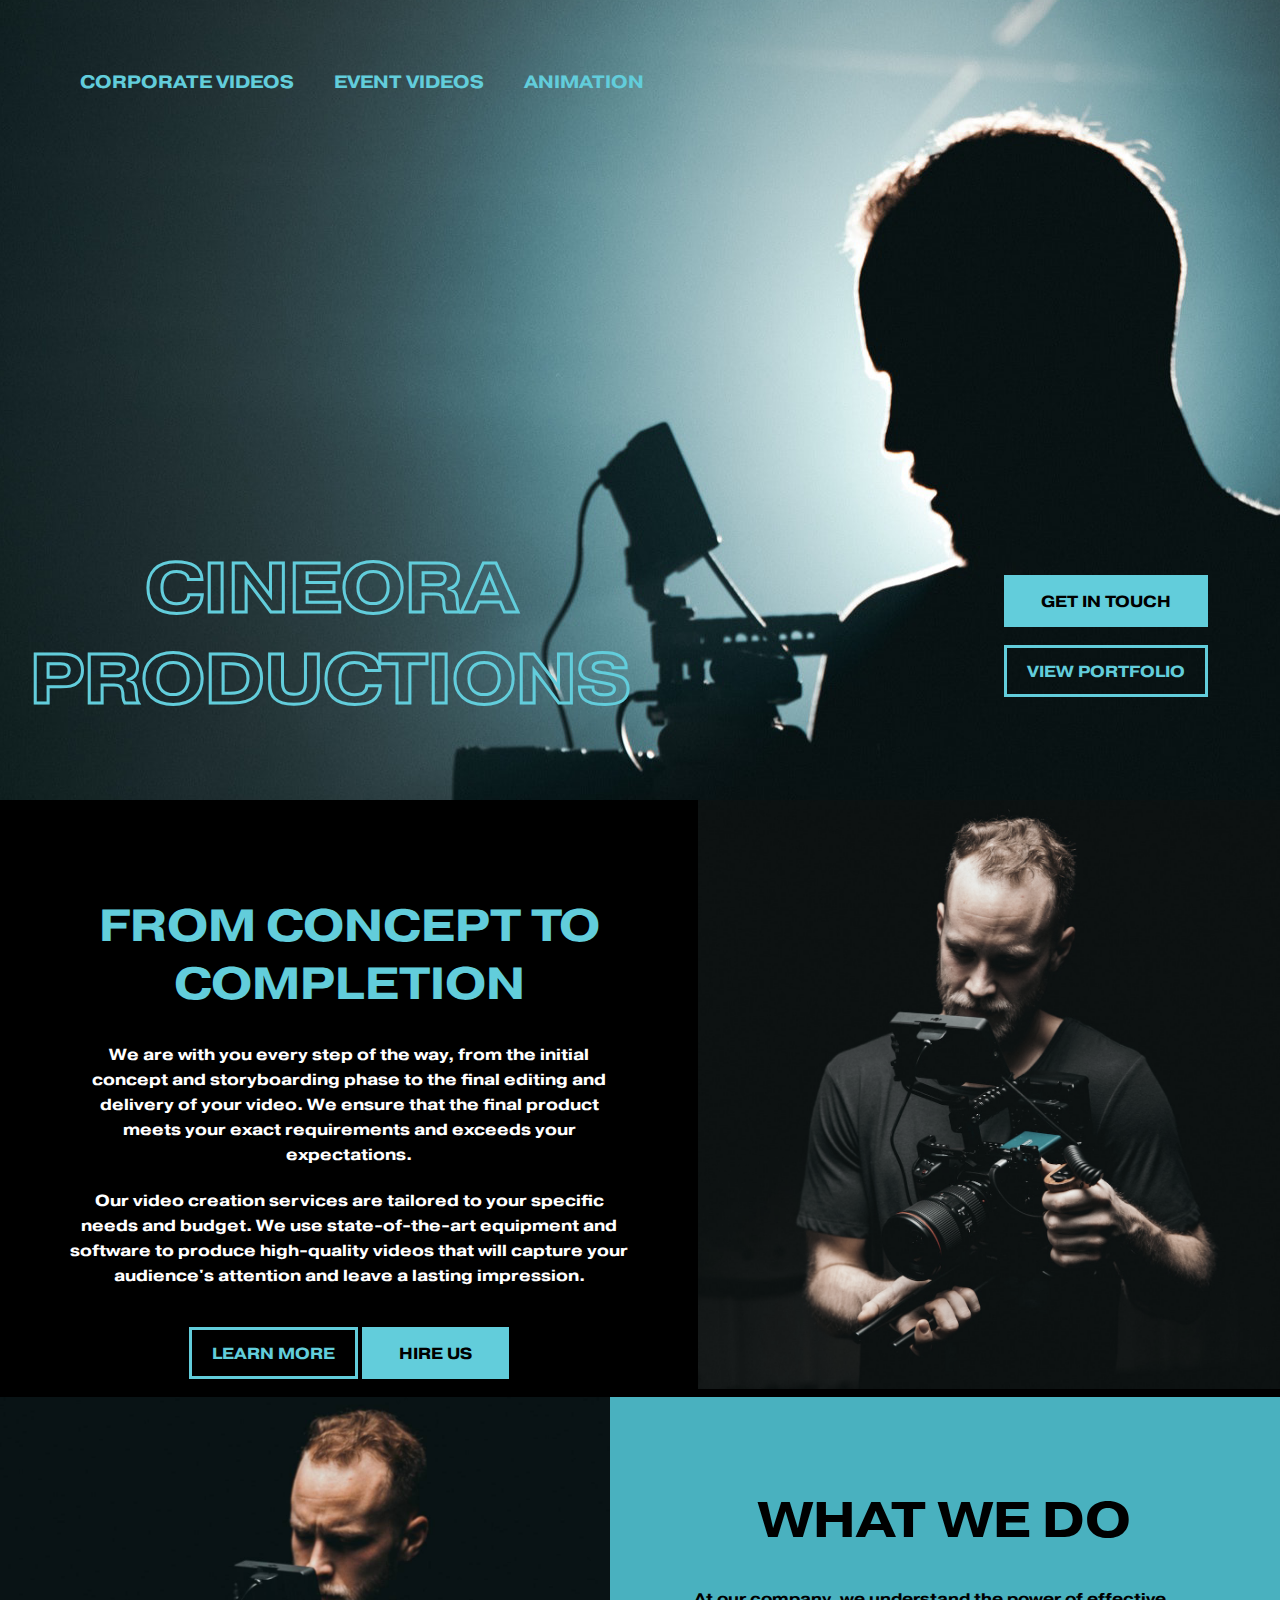
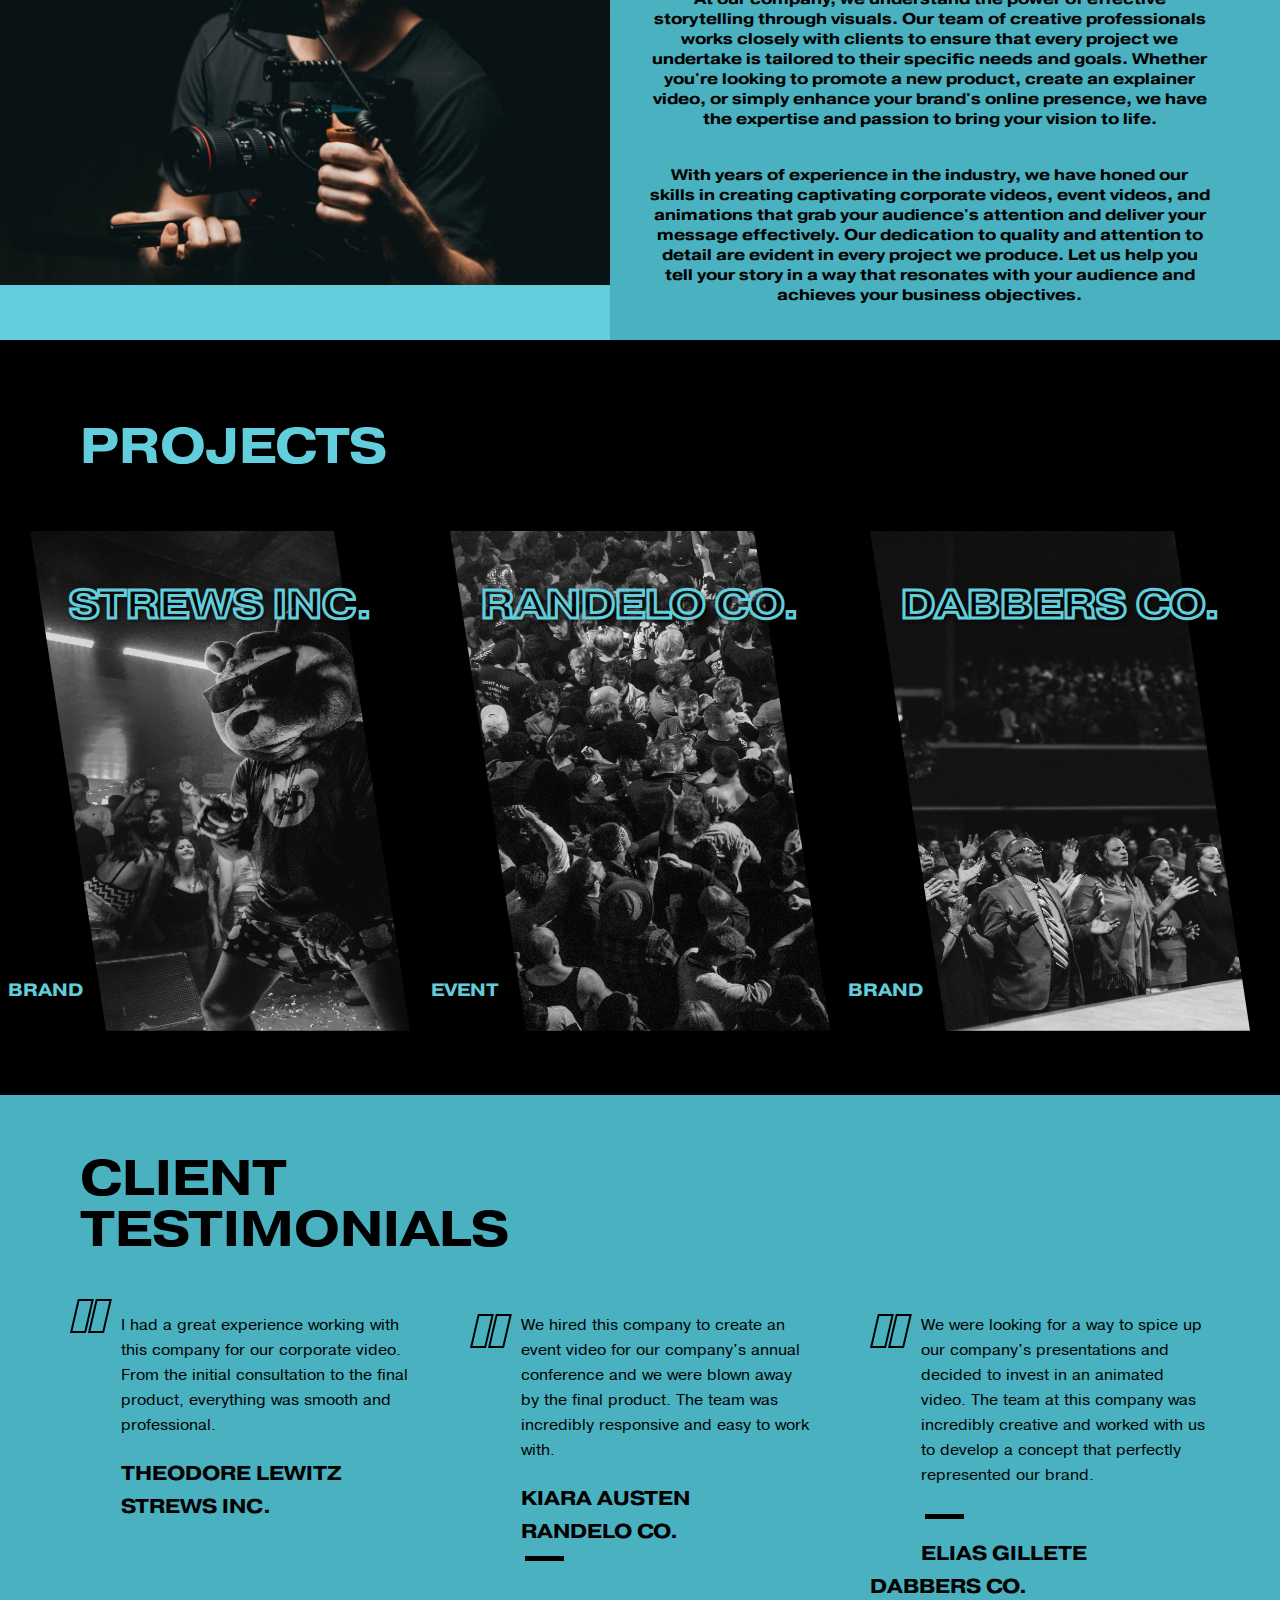
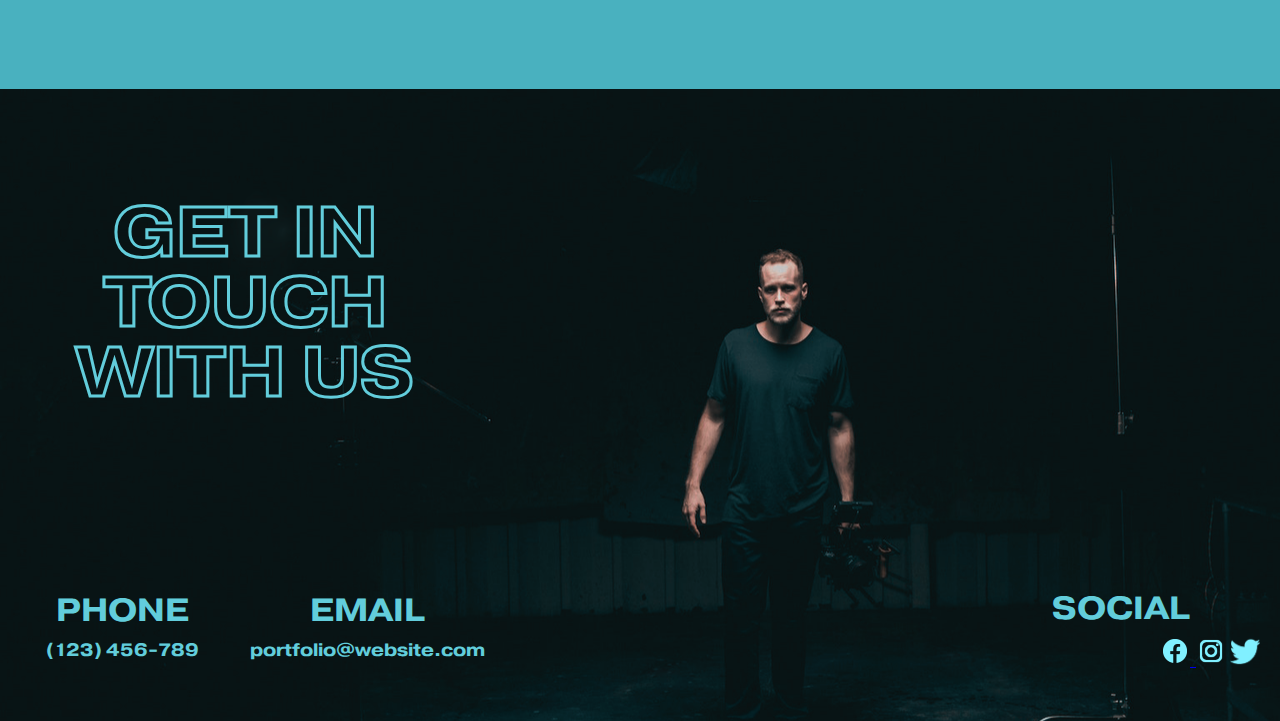
<file: index.html>
<!DOCTYPE html>
<html lang="en">
    <head>
        <link rel="stylesheet" href="styles.css">
        <meta name="viewport" content="width=device-width, initial-scale=1.0">
        <meta charset="UTF-8">
        <meta http-equiv="X-UA-Compatible" content="IE=EDGE">
        <link rel="icon" type="image/x-icon" href="/assets/cineora.ico">
        <title>Cineora - Bringing your vision to life through video</title>
        <script src="/btt-button.js"></script>
        <script src="/section-scroll.js"></script>
    </head>

    <body>

        <!-- These are the header links-->
        <button onclick="topFunction()" id="myBtn" title="Go to top">&#9650;</button>

        <div class="first-section">
            <nav>
                <ul>
                  <li><a  class="header-links" href="#projects">CORPORATE VIDEOS</a></li>
                  <li><a  class="header-links" href="#projects">EVENT VIDEOS</a></li>
                  <li><a  class="header-links" href="#projects">ANIMATION</a></li>
                </ul>
              </nav>
              <div class="mid-section">
                
        <!---This is the 2 elemnts grid -->
            <h1 class="firstheadline">CINEORA PRODUCTIONS</h1>
        <!--This is the second element of the grid-->
            <div class="two-buttons">
                <!-- Here we have the flex display for the buttons -->
                <div class="flexbuttons">
                    <br>
                <a href="/pages/contact/index.html"><button class="button-1">GET IN TOUCH</button></a>
                <a href="/pages/portfolio/index.html"><button class="button-2">VIEW PORTFOLIO</button></a>
                </div>
            </div>
            </div>
        </div>
        <!--The second section of the website-->


        <div class="container-section-3-c1">
            <div class="column2">
              <br>
              <br>
              <h1 class="header-second-section">FROM CONCEPT TO COMPLETION</h1>
              <h4 class="subheader-second-section"> We are with you every step of the way, from the initial concept and storyboarding phase to the final editing and delivery of your video. We ensure that the final product meets your exact requirements and exceeds your expectations.</h4>
                <h4 class="subheader-second-section">Our video creation services are tailored to your specific needs and budget. We use state-of-the-art equipment and software to produce high-quality videos that will capture your audience's attention and leave a lasting impression.
              </h4>
              <br>
              <div class="button-container">
                <div class="two-buttons-flexbox">
              <a href="/pages/portfolio/index.html"><button class="button-3">LEARN MORE</button></a>
              <a href="/pages/contact/index.html"><button class="button-3-2">HIRE US</button></a>
              </div>
            </div>
            </div>
            <div class="column2">
              <img class="image-second-section" src="/assets/section-2-img.png" alt="section 2 image">
            </div>
          </div>          

          <!-- The third section-->
<div class="section-3">
  <div class="container-section-3">
    <!--The column where we will present our services.-->
      <div class="column-services">
        <img class="image-third-section" src="/assets/background3-edited.jpg" alt="staff image">
      </div>
      <!--the column where we talk about what we do-->
        <div class="column-wwd">
          <div class="section-3-texts">
          <h1 class="section-3-header">WHAT WE DO</h1>
          <h6 class="section-3-subheader"> At our company, we understand the power of effective storytelling through visuals. Our team of creative professionals works closely with clients to ensure that every project we undertake is tailored to their specific needs and goals. Whether you're looking to promote a new product, create an explainer video, or simply enhance your brand's online presence, we have the expertise and passion to bring your vision to life.</h6>
          <h6 class="section-3-subheader">With years of experience in the industry, we have honed our skills in creating captivating corporate videos, event videos, and animations that grab your audience's attention and deliver your message effectively. Our dedication to quality and attention to detail are evident in every project we produce. Let us help you tell your story in a way that resonates with your audience and achieves your business objectives.</h6>
          </div>
        </div>
      </div>

        </div>



    <!--4TH section-->

   <section id="projects">
    <div class="fourth-section">
      <h1 class="section-4-headline">PROJECTS</h1>
      <div class="container-4">
        <div class="column">
          <div class="image-container1">

        <a href="/pages/portfolio/index.html">  <img class="image-4-section" src="/assets/section-4-img-1.jpg" alt="section 4 first image"></a>
         <h1 class="section-4-header">STREWS INC.</h1>
         <h4 class="section-4-subheader">BRAND</h4>

        </div>

        </div>

        <div class="column">
          <div class="image-container1">

          <a href="/pages/portfolio/index.html">  <img class="image-4-section" src="/assets/section-4-image-2.jpg" alt="section 4 second image"></a> 
         <h1 class="section-4-header">RANDELO CO.</h1>
         <h4 class="section-4-subheader">EVENT</h4>
          </div>

        </div>


        <div class="column">
          <div class="image-container1">

            <a href="/pages/portfolio/index.html">    <img class="image-4-section" src="/assets/replacement2.jpg" alt="section 4 second image"></a>
         <h1 class="section-4-header">DABBERS CO.</h1>
         <h4 class="section-4-subheader">BRAND</h4>
          </div>

        </div>

      </div>
    </div>
  </section>

     <!--THE 5TH SECTION OF THE HOMEPAGE-->
     <div class="section-5">
      <div class="header-section-5">
      <h1 class="section-5-headline">CLIENT</h1>
        <h1 class="section-5-headline">TESTIMONIALS</h1>
      </div>

      <div class="container-5">
        <!-- the first client section-->
        <div class="column-5">

          <div class="client-testimonial">
          <div class="parallelogram-container">
            <div class="parallelogram"></div>
            <div class="parallelogram"></div>

          </div> 
        </div>
          <p class="client-comment">I had a great experience working with this company for our corporate video. From the initial consultation to the final product, everything was smooth and professional.</p>


          <div class="client-info">
          <h5 class="client-identity">THEODORE LEWITZ</h5>
          <h5 class="client-identity">STREWS INC.</h5>
        </div>
        </div>


        <!--- the second client section-->

       

        <div class="column-5">
          <div class="client-testimonial">

            <div class="parallelogram-container">
              <div class="parallelogram"></div>
              <div class="parallelogram"></div>

            </div> 
            
          <p class="client-comment">We hired this company to create an event video for our company's annual conference and we were blown away by the final product. The team was incredibly responsive and easy to work with.</p>
        </div>
          <div class="client-info">
          <h5 class="client-identity">KIARA AUSTEN</h5>
          <h5 class="client-identity">RANDELO CO.</h5>
          <div class="thick-line"></div>
        </div>
        </div>

        <!--the third client section-->
        <div class="column-5">
         <div class="client-testimonial">
          <div class="parallelogram-container">
            <div class="parallelogram"></div>
            <div class="parallelogram"></div>

          </div> 
          
          <p class="client-comment">We were looking for a way to spice up our company's presentations and decided to invest in an animated video. The team at this company was incredibly creative and worked with us to develop a concept that perfectly represented our brand.
          </p>

          </div>
          
          
          <div class="client-info">
            <div class="thick-line-2"></div>
          <h5 class="client-identity">ELIAS GILLETE</h5>
          <h5 class="client-identity">DABBERS CO.</h5>
          
        </div>

        </div>

      </div>
     </div>

    <!--The 6th SECTION of the website-->
    <div class="section-6">

      <!-- this is going to be a grid, seperating this section into 2-->
      <div class="column-6-left">


           <h1 class="headline-section-6">GET IN TOUCH WITH US</h1>

<!--This is a grid inside the first column of the first grid, to display the email and phone contact-->
           <div class="inner-grid-6">
            <div class="inner-column-6">
              <h1 class="contact-method">PHONE</h1>
              <h5 class="contact-information">(123) 456-789</h5>
            </div>
            <div class="inner-column-6">
              <h1 class="contact-method">EMAIL</h1>
              <h5 class="contact-information">portfolio@website.com</h5>
            </div>
            <!-- the closing tag for the inner-grid-6-->
           </div>

           <!-- the closing tag for  column-6-left-->
           </div>


<!-- This is the second column of the main grid-->

      <div class="column-6-right">
        <h1 class="social-label">SOCIAL</h1>
        <div class="social-icons">
          <a href="https://www.facebook.com" target="_blank"> <img class="sm-icon" src="/assets/facebook.png" alt="Facebook icon"> </a>
          <a href="https://www.instagram.com" target="_blank"><img  class="sm-icon" src="/assets/instagram.png" alt="Instagram icon"></a>
          <a href="https://www.twitter.com" target="_blank"><img  class="sm-icon" src="/assets/twitter.png" alt="Twitter icon"></a>
        </div>
        </div>
        <br>
        <br>
        
    </div>
    
    </body>
</html>
</file>
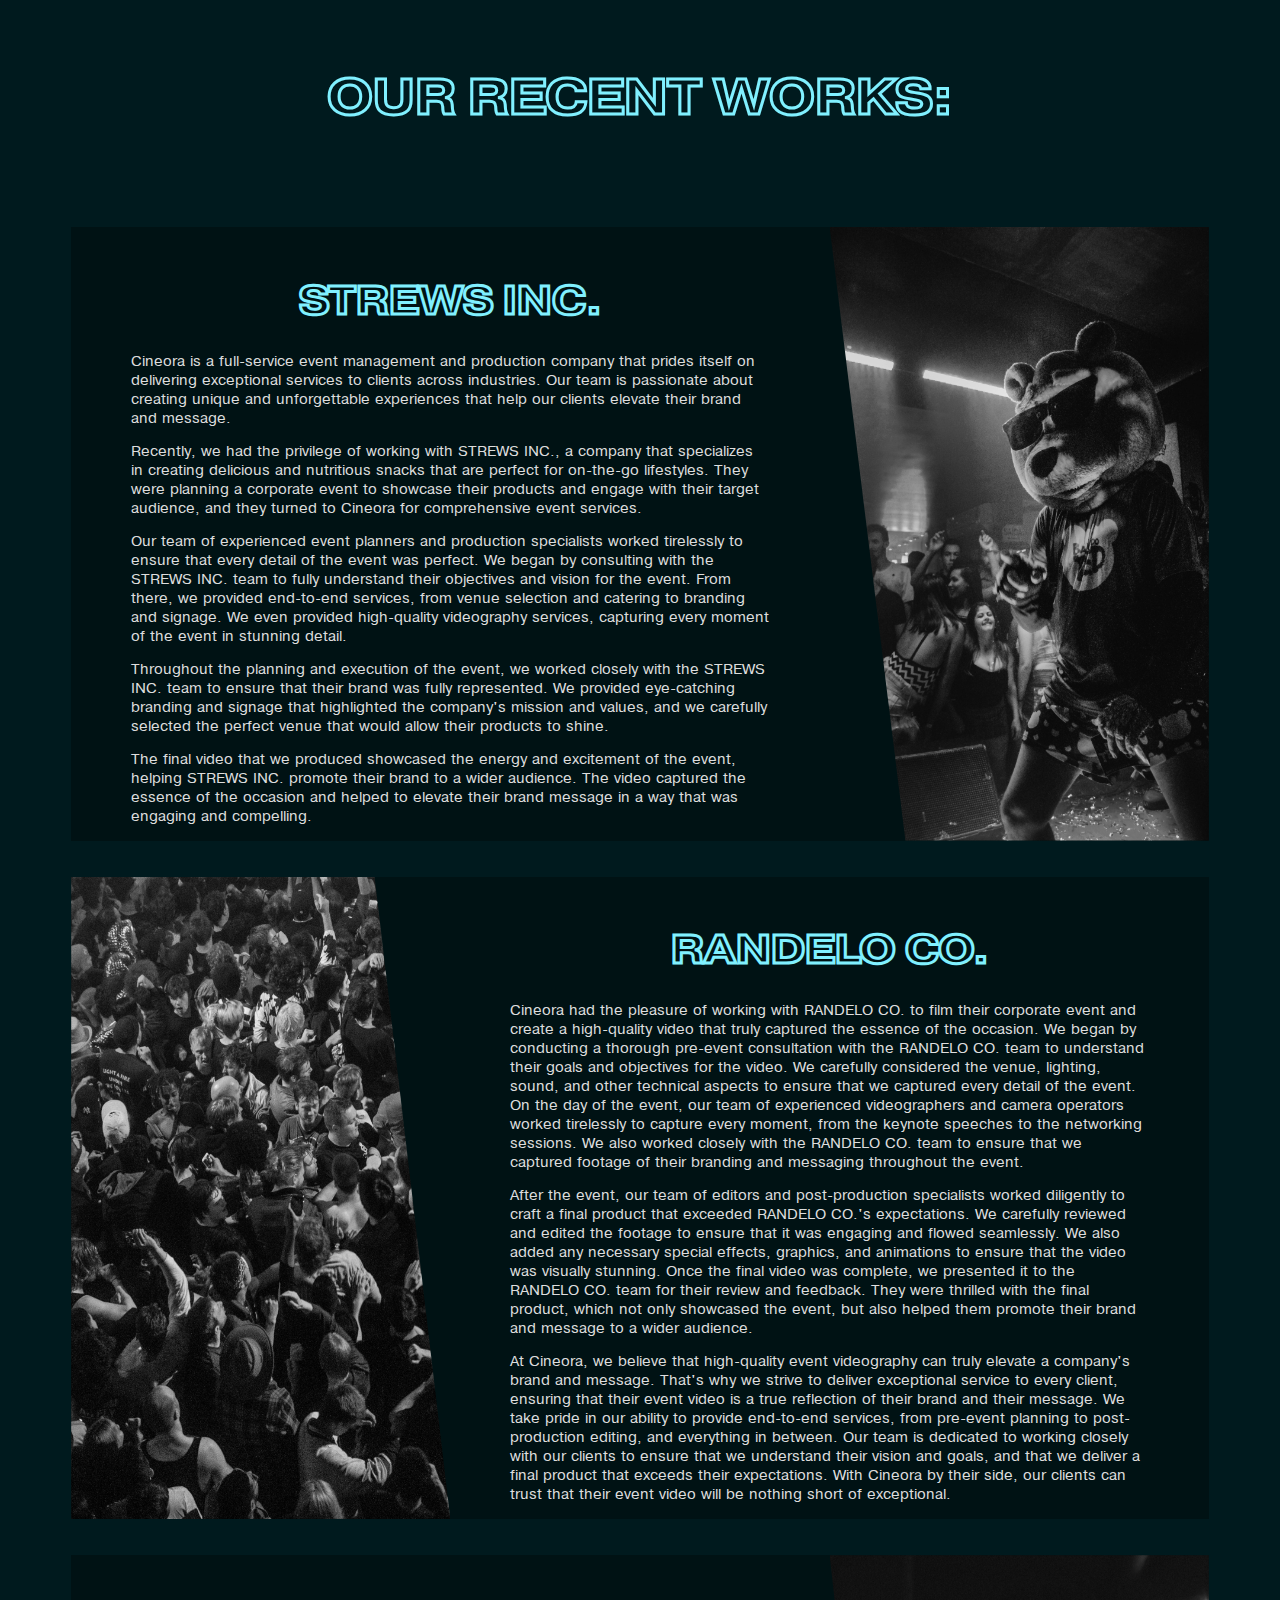
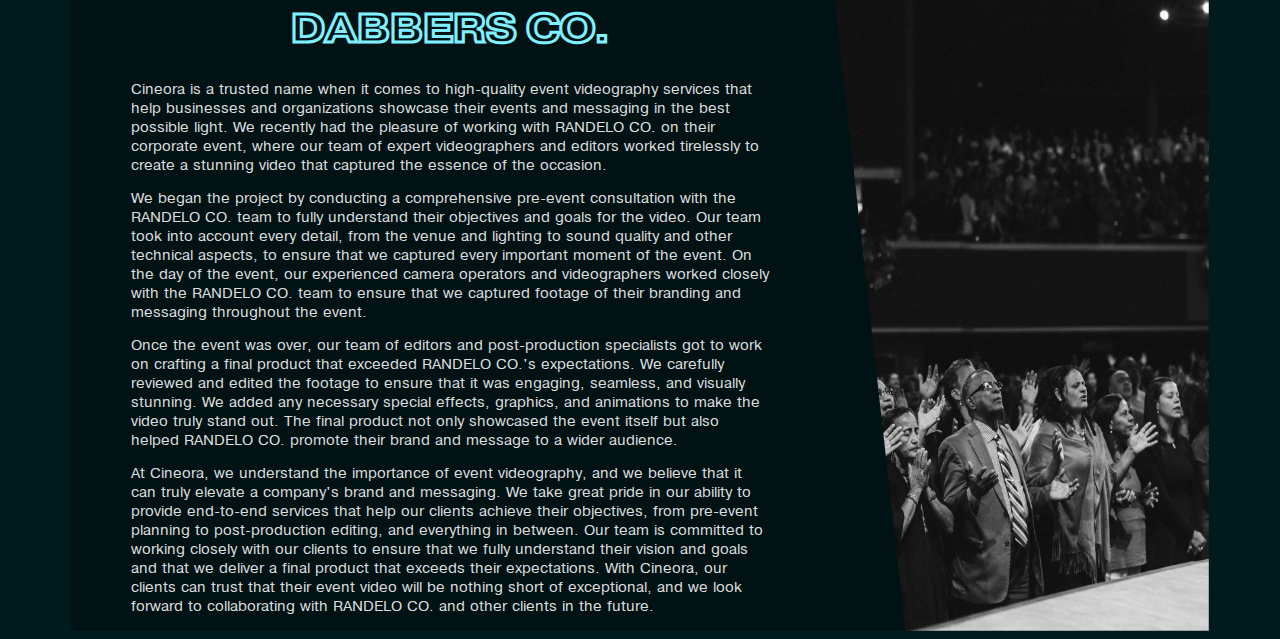
<file: pages/portfolio/index.html>
<!DOCTYPE html>
<html lang="en">
    <head>
        <link rel="stylesheet" href="styles.css">
        <meta name="viewport" content="width=device-width, initial-scale=1.0">
        <meta charset="UTF-8">
        <link rel="icon" type="image/x-icon" href="/assets/cineora.ico">
        <title>Our Portfolio | Cineora </title>
    </head>
    <body>
        <h1 class="header">OUR RECENT WORKS:</h1>
        <br>
        <br>
        <div class="first-project">
            <div class="column-1">
                <h1 class="brand-name">STREWS INC.</h1>
                <p class="brand-work">Cineora is a full-service event management and production company that prides itself on delivering exceptional services to clients across industries. Our team is passionate about creating unique and unforgettable experiences that help our clients elevate their brand and message.</p>
                <p class="brand-work">Recently, we had the privilege of working with STREWS INC., a company that specializes in creating delicious and nutritious snacks that are perfect for on-the-go lifestyles. They were planning a corporate event to showcase their products and engage with their target audience, and they turned to Cineora for comprehensive event services.</p>
                <p class="brand-work">Our team of experienced event planners and production specialists worked tirelessly to ensure that every detail of the event was perfect. We began by consulting with the STREWS INC. team to fully understand their objectives and vision for the event. From there, we provided end-to-end services, from venue selection and catering to branding and signage. We even provided high-quality videography services, capturing every moment of the event in stunning detail.</p>
                <p class="brand-work">Throughout the planning and execution of the event, we worked closely with the STREWS INC. team to ensure that their brand was fully represented. We provided eye-catching branding and signage that highlighted the company's mission and values, and we carefully selected the perfect venue that would allow their products to shine.</p>
                <p class="brand-work">The final video that we produced showcased the energy and excitement of the event, helping STREWS INC. promote their brand to a wider audience. The video captured the essence of the occasion and helped to elevate their brand message in a way that was engaging and compelling.</p>

            </div>
            <div class="column-2">
                <img class="brand-img-1" alt="brand image" src="/assets/section-4-img-1.jpg">
            </div>
        </div>
        <br>
        <br>
        <div class="second-project">
            <div class="column-1">
                <img class="brand-img-2" alt="brand image" src="/assets/section-4-image-2.jpg">
            </div>
            <div class="column-2">
                <h1 class="brand-name">RANDELO CO.</h1>
                <p class="brand-work">Cineora had the pleasure of working with RANDELO CO. to film their corporate event and create a high-quality video that truly captured the essence of the occasion. We began by conducting a thorough pre-event consultation with the RANDELO CO. team to understand their goals and objectives for the video. We carefully considered the venue, lighting, sound, and other technical aspects to ensure that we captured every detail of the event. On the day of the event, our team of experienced videographers and camera operators worked tirelessly to capture every moment, from the keynote speeches to the networking sessions. We also worked closely with the RANDELO CO. team to ensure that we captured footage of their branding and messaging throughout the event.</p>
                <p class="brand-work">After the event, our team of editors and post-production specialists worked diligently to craft a final product that exceeded RANDELO CO.'s expectations. We carefully reviewed and edited the footage to ensure that it was engaging and flowed seamlessly. We also added any necessary special effects, graphics, and animations to ensure that the video was visually stunning. Once the final video was complete, we presented it to the RANDELO CO. team for their review and feedback. They were thrilled with the final product, which not only showcased the event, but also helped them promote their brand and message to a wider audience.</p>
                <p class="brand-work">At Cineora, we believe that high-quality event videography can truly elevate a company's brand and message. That's why we strive to deliver exceptional service to every client, ensuring that their event video is a true reflection of their brand and their message. We take pride in our ability to provide end-to-end services, from pre-event planning to post-production editing, and everything in between. Our team is dedicated to working closely with our clients to ensure that we understand their vision and goals, and that we deliver a final product that exceeds their expectations. With Cineora by their side, our clients can trust that their event video will be nothing short of exceptional.</p>
            </div>
        </div>
        <br>
        <br>
        <div class="third-project">
            <div class="column-1">
                <h1 class="brand-name">DABBERS CO.</h1>
                <p class="brand-work">Cineora is a trusted name when it comes to high-quality event videography services that help businesses and organizations showcase their events and messaging in the best possible light. We recently had the pleasure of working with RANDELO CO. on their corporate event, where our team of expert videographers and editors worked tirelessly to create a stunning video that captured the essence of the occasion. </p>
                <p class="brand-work">We began the project by conducting a comprehensive pre-event consultation with the RANDELO CO. team to fully understand their objectives and goals for the video. Our team took into account every detail, from the venue and lighting to sound quality and other technical aspects, to ensure that we captured every important moment of the event. On the day of the event, our experienced camera operators and videographers worked closely with the RANDELO CO. team to ensure that we captured footage of their branding and messaging throughout the event.</p>
                
                <p class="brand-work">Once the event was over, our team of editors and post-production specialists got to work on crafting a final product that exceeded RANDELO CO.'s expectations. We carefully reviewed and edited the footage to ensure that it was engaging, seamless, and visually stunning. We added any necessary special effects, graphics, and animations to make the video truly stand out. The final product not only showcased the event itself but also helped RANDELO CO. promote their brand and message to a wider audience.</p>
                <p class="brand-work">At Cineora, we understand the importance of event videography, and we believe that it can truly elevate a company's brand and messaging. We take great pride in our ability to provide end-to-end services that help our clients achieve their objectives, from pre-event planning to post-production editing, and everything in between. Our team is committed to working closely with our clients to ensure that we fully understand their vision and goals and that we deliver a final product that exceeds their expectations. With Cineora, our clients can trust that their event video will be nothing short of exceptional, and we look forward to collaborating with RANDELO CO. and other clients in the future.</p>
            </div>
            <div class="column-2">
                <img class="brand-img-3" alt="brand image" src="/assets/replacement2.jpg">
            </div>
        </div>
    </body>
    </html>
</file>
<file: styles.css>
/* setting the variables names */

:root{
  --blue: #62cddb;
  --dark: #001a1e;
  --blue-background:#49b1bf;
}

/* declaring the fonts*/
@font-face {
    font-family: 'F1';
    src: url('/fonts/PragmaticaExtendedBold.otf') format('truetype');
  }

@font-face {
    font-family: 'F2';
    src: url('/fonts/Pragmatica.ttf') format('truetype');
  }

/* assigning the choosen fonts to the elemnents of the pages */
h1,h2,h3,h4,h5,h6,li,ul
{
    font-family: 'F1', sans-serif;
}
p,a,button,label,input,select,textarea
{
    font-family: 'F2', sans-serif;
}

/* the default background color*/
html{
    background-color: #000000;
    scroll-behavior: smooth;
}

/* these settings are going to give the full page effect */
body{
    padding: 0;
    margin: 0;

}

/* the CSS for the first section of the page */
.first-section{
    background-image: url("assets/background4.png");
    height:auto;
}
/* the CSS for the header links */
nav ul {
    list-style: none;
    margin: 0;
    padding: 70px;
    display: flex;
  }
  
  nav li {
    margin-right: 20px;
  }
  
  nav a {
    color: #fff;
    text-decoration: none;
    font-size: 18px;
    font-weight: bold;
  }
  .header-links{
    color: var(--blue);
    padding: 10px;
    font-family: 'F1';
    font-weight: bold;
  }
  .header-links:hover
  {
    color: var(--blue-background);
  }

/* the css for the header of the page */
.firstheadline{
  -webkit-text-fill-color: transparent;
  -webkit-text-stroke-width: 3px;
  -webkit-text-stroke-color: var(--blue);
  font-size: 70px;
  padding: 30px;
  text-align: center;
  }

.mid-section{
  display: grid;
  grid-template-columns: 1fr 1fr;
  padding-top: 300px;
}
.two-buttons{
    text-align: center;
    
}
.flexbuttons{
  display: flex;
  flex-direction: column;
  padding-top: 93px;
  padding-left: 270px;
}
.button-1{
  background-color: var(--blue);
  color: black;
  border: 3px solid var(--blue);
  padding: 13px 34px;
  margin-bottom: 18px;
  font-weight: bolder;
  cursor: pointer;
  font-size: 16px;
  font-family: 'F1';
}
.button-1:hover{
  background-color: transparent;
  border: 3px solid var(--blue);
  color: var(--blue);
}
.button-2{
  background-color: transparent;
  border: 3px solid var(--blue);
  color: var(--blue);
  padding: 13px 20px;
  cursor: pointer;
  font-weight: bolder;
  font-family: 'F1';
  font-size: 16px;
}
.button-2:hover{
  background-color: var(--blue);
  color: black;
  border: solid 3px var(--blue);
}

.container {
  display: grid;
  grid-template-columns: 1fr 1fr;
}
.column {
  padding: 20px;
  border: 0px;
}

/* second section CSS */

.container2 {
  display: grid;
  grid-template-columns: 1fr 1fr;
}
.column2 {
  padding: 0px;
  border: 0px;
}
.image-second-section{
  width: 100%;
  display: flex;
  justify-content: center;
  filter: grayscale(50%);
}
.image-second-section:hover{
  filter: grayscale(0%);
}
.header-second-section{
  color: var(--blue);
  margin-top: 60px;
  font-size: 45px;
  text-align: center;
  padding-right: 70px;
  padding-left: 70px;
}
.subheader-second-section{
  color: white;
  padding-right: 70px;
  line-height: 25px;
  font-weight: 800;
  padding-left: 70px;
  text-align: center;
}

/* the CSS for the second section button */
.button-3{
  background-color: transparent;
  border: 3px solid var(--blue);
  color: var(--blue);
  padding: 13px 20px;
  cursor: pointer;
  font-weight: bolder;
  font-family: 'F1';
  font-size: 16px;
}
.button-3:hover{
  background-color: var(--blue);
  color: black;
  border: none;
  border: 3px solid var(--blue);
}
.button-3-2{
  background-color: var(--blue);
  color: black;
  border: none;
  padding: 13px 34px;
  margin-bottom: 18px;
  font-weight: bolder;
  cursor: pointer;
  font-size: 16px;
  font-family: 'F1';
  border: 3px solid var(--blue);
}
.button-3-2:hover{
  background-color: transparent;
  border: 3px solid var(--blue);
  color: var(--blue);
}
.button-container {
  display: flex;
  justify-content: center;
}
.two-buttons-flexbox{
  display: flexbox;
  flex-direction: row;
}
/* The CSS for the section 3 */

.container-section-3
{
  display: grid;
  grid-template-columns: 1fr 1.1fr;
}
.container-section-3-c1{
  display: grid;
  grid-template-columns: 1.2fr 1fr;
}

.image-third-section{
  width: 100%;
  display: flex;
  justify-content: center;
  filter: grayscale(0%);
}
.image-third-section:hover{
  filter: grayscale(50%);
}
.section-3{
  background-color: var(--blue);
  padding-top: 0px;
  padding-bottom: 0px;
}
.column-wwd{
  margin: 0;
  padding: 0;
  background-color: var(--blue-background);
}
.section-3-header{
  color: black;
  font-size: 50px;
  text-align: center;
  margin-top: 90px;
}
.column-services{
  padding: 0px;
  border: 0px;  
}


.section-3-subheader{
  color: black;
  padding-right: 70px;
  font-size: 15.5px;
  padding-left: 40px;
  text-align: center;
}



/* The fourth section */


.fourth-section{
  color: black;
  padding-bottom: 40px;
  padding-top: 40px;
}
.section-4-headline{
  color: var(--blue);
  text-align: left;
  font-size: 50px;
  padding-left: 80px;
}

.image-4-section{
  width: 380px;
  height: 500px;
  overflow: hidden;
  filter: grayscale(100%);
  clip-path: polygon(0 0, 80% 0, 100% 100%, 20% 100%);
}
  
.image-4-section:hover{
  filter: grayscale(0);
}
.section-4-header{
  -webkit-text-fill-color: transparent;
  -webkit-text-stroke-width: 3px;
  -webkit-text-stroke-color: var(--blue);
  font-size: 40px;
  padding: 30px;
  float: right;
  text-align: center;
  text-shadow: 2px 2px 5px #000000;
}

.image-container1 {
  position: relative;
  display: inline-block;

}

.section-4-header {
  position: absolute;
  top: 0;
  left: 0;
  width: 100%;
  height: 15%;
  background-color: none;
  color: #fff;
  text-align: center;
  padding-top: 20px;
  box-sizing: border-box;
  text-shadow: 2px 2px 5px #000000;
}

.section-4-header h2 {
  margin: 0;
  font-size: 24px;
  font-weight: bold;
}
.section-4-subheader{
  position: absolute;
  top: 80%;
  right: 46%;
  width: 100%;
  height: 15%;
  background-color: none;
  color: var(--blue);
  text-align: center;
  padding-top: 20px;
  box-sizing: border-box;
  font-size: 18px;
  text-shadow: 2px 2px 5px #000000;
}

.section-4-subheader h2{
  margin: 0;
  font-weight: bold;
}
.container-4 {
  display: grid;
  grid-template-columns: 1fr 1fr;
  display: flex;
  flex-wrap: wrap;
  justify-content: center;
}

/* the CSS for the 5th section of the webpage */

.thick-line{
  border-bottom: 5px solid black; 
  height: 10px;
  width: 39px;
  margin-left: 55px;
  padding: 0;
  margin-top: -18px;
}
.thick-line-2{
  border-bottom: 5px solid black; 
  height: 10px;
  width: 39px;
  margin-left: 55px;
  padding: 0;
  margin-top: 0px;
}
.section-5{
  background-color: var(--blue-background);
  padding-top: 40px;
  padding-bottom: 40px;
}
.section-5-headline{
    color: black;
    text-align: left;
    font-size: 50px;
    padding-left: 80px;
}
.header-section-5{
  line-height: 17px;
}
.container-5 {
  display: grid;
  grid-template-columns: 1fr 1fr 1fr;
  padding-right: 40px;
  padding-left: 40px;
}
.column-5 {
  padding: 30px;
  border: 0px;
}
.client-comment{
  font-size: 15px;
  line-height: 25px;
}

.client-identity{
  font-size: 20px;
}
.client-info
{
  line-height: 0px;
}
.parallelogram-container {
  display: flex;
  justify-content: center;
  align-items: center;
  float: left;
  padding-right: 15px;
  padding-bottom: 220px;
}

.parallelogram {
  width: 12px;
  height: 30px;
  background-color: transparent;
  border: 2px solid #000000;
  transform: skew(-13deg);
  transform-origin: bottom left;
  margin-right: 2px;

}

/* the CSS for the 6th section */
.section-6
{
  background-image: url(/assets/jake-edited.png);
  display: grid;
  grid-template-columns: 1fr 1fr;
}
.column-6-right{
  padding-top: 30px;
  border: none;
}
.column-6-left{
  padding-top: 30px;
  border: none;
  padding-right: 150px;

}
.headline-section-6{
  -webkit-text-fill-color: transparent;
  -webkit-text-stroke-width: 3px;
  -webkit-text-stroke-color: var(--blue);
  font-size: 70px;
  padding: 30px;
  text-align: center;
  padding-top: 30px;
  line-height: 70px;
  }
.inner-grid-6{
  display: grid;
  grid-template-columns: 1fr 1fr;
}
.contact-method{
  color: var(--blue);
  text-align: center;
  padding-top: 100px;
}
.contact-information{
  color: var(--blue);
  text-align: center;
  font-size: 18px;
}
.social-label{
  color: var(--blue);
  text-align: right;
  padding-right: 90px;
  padding-bottom: 0px;
  margin-top: 468px;
}
.social-icons{
  display: flexbox;
  flex-direction: row;
  justify-content: flex-end;
  margin-left: 520px;
  padding-top: 0px;
  margin-top: -15px;

}
.sm-icon{
  height: 30px;
  width: auto;
  padding: 0;
}
.sm-icon:hover{
  filter:brightness(50%);
}
.inner-column-6{
  line-height: 10px;;
}

/* scroll back up button */
#myBtn {
  display: none;
  position: fixed;
  bottom: 20px;
  right: 30px;
  z-index: 99;
  font-size: 18px;
  border: solid 1px var(--blue-background);
  outline: none;
  background-color: var(--blue);
  color: white;
  cursor: pointer;
  padding: 15px;
  border-radius: 10px;
}

#myBtn:hover {
  background-color: transparent;
  border: 1px solid var(--blue);
}
</file>
<file: pages/portfolio/styles.css>
/* setting the variables names */

:root{
    --blue: #80F0FF;
    --dark: #001a1e;
    --light: #013b46;
  }
  
  /* declaring the fonts*/
  @font-face {
      font-family: 'F1';
      src: url('/fonts/PragmaticaExtendedBold.otf') format('truetype');
    }
  
  @font-face {
      font-family: 'F2';
      src: url('/fonts/Pragmatica.ttf') format('truetype');
    }
  
  /* assigning the choosen fonts to the elemnents of the pages */
  h1,h2,h3,h4,h5,h6,li,ul
  {
      font-family: 'F1', sans-serif;
  }
  p,a,button,label,input,select,textarea
  {
      font-family: 'F2', sans-serif;
  }

  html
  {
    background-color: var(--dark);
  }
  .header
  {
  -webkit-text-fill-color: transparent;
  -webkit-text-stroke-width: 3px;
  -webkit-text-stroke-color: var(--blue);
  font-size: 50px;
    padding: 30px;
    text-align: center;


  }
  .first-project, .third-project
  {
    background-color: rgba(0, 0, 0,0.3);
    display: grid;
    grid-template-columns: 2fr 1fr;
    padding: 0;
    width: 90%;
    margin-left:auto;
    margin-right: auto;
  }
  .second-project
  {
    background-color: rgba(0, 0, 0,0.3);
    display: grid;
    grid-template-columns: 1fr 2fr;
    padding: 0;
    width: 90%;
    margin-left:auto;
    margin-right: auto;
  }
  
  .column-1
  {
    background-color: transparent;
  }
  .column-2
  {
    background-color: transparent;
  }
  .brand-img-1, .brand-img-3
  {
    width: 100%;
    height: 100%;
    filter: grayscale(100%);
    overflow: hidden;
    clip-path: polygon(0 0, 100% 0, 100% 100%, 20% 100%);
  }
  .brand-img-1:hover, .brand-img-3:hover
  {
    filter: grayscale(30%);
    image-rendering:optimizeQuality;
  }
  .brand-img-2{
    width: 100%;
    height: 100%;
    filter: grayscale(100%);
    overflow: hidden;
    clip-path: polygon(0 0, 80% 0, 100% 100%, 0% 100%);
  }
  .brand-img-2:hover
  {
    filter: grayscale(30%);
    image-rendering:optimizeQuality;
  }
  .brand-name{
   -webkit-text-fill-color: transparent;
  -webkit-text-stroke-width: 3px;
  -webkit-text-stroke-color: var(--blue);
  font-size: 40px;
  text-align: center;
  padding-top: 20px;
  }
  .brand-work
  {
    color: rgb(221, 221, 221);
    padding-right: 60px;
    padding-left: 60px;
    font-family: 'F2';
    font-size: 14px;
    line-height: 19px;
  }
</file>
